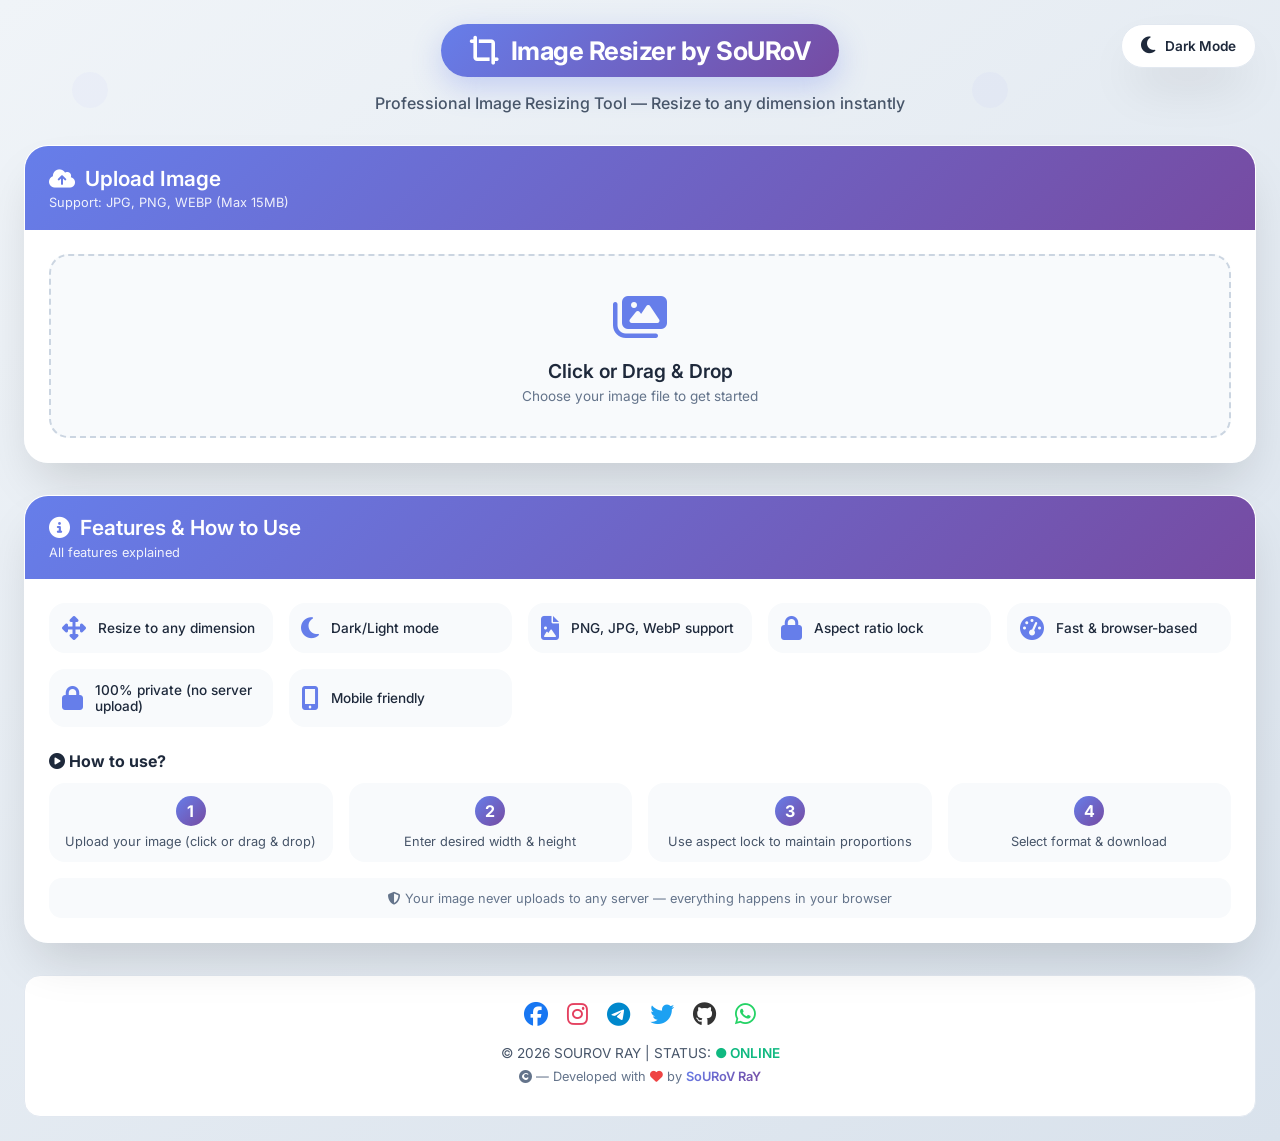
<file: index.html>
<!DOCTYPE html>
<html lang="en">
<head>
    <meta charset="UTF-8">
    <meta name="viewport" content="width=device-width, initial-scale=1.0, user-scalable=yes">
    <meta name="description" content="Free Image Resizer Tool - Resize images to any dimension instantly">
    <title>Image Resizer by SoURoV | Free Image Tool</title>
    <link rel="stylesheet" href="https://cdnjs.cloudflare.com/ajax/libs/font-awesome/6.5.0/css/all.min.css">
    <link rel="icon" type="image/png" href="https://i.ibb.co.com/qYrk1DLc/image-resizer-logo-removebg.png">
    <link href="https://fonts.googleapis.com/css2?family=Inter:ital,wght@0,300;0,400;0,500;0,600;0,700;0,800;1,400&display=swap" rel="stylesheet">
    <link rel="stylesheet" href="style.css">
</head>
<body>
    <div id="app-root"></div>
    <script src="app.js"></script>
</body>
</html>
</file>
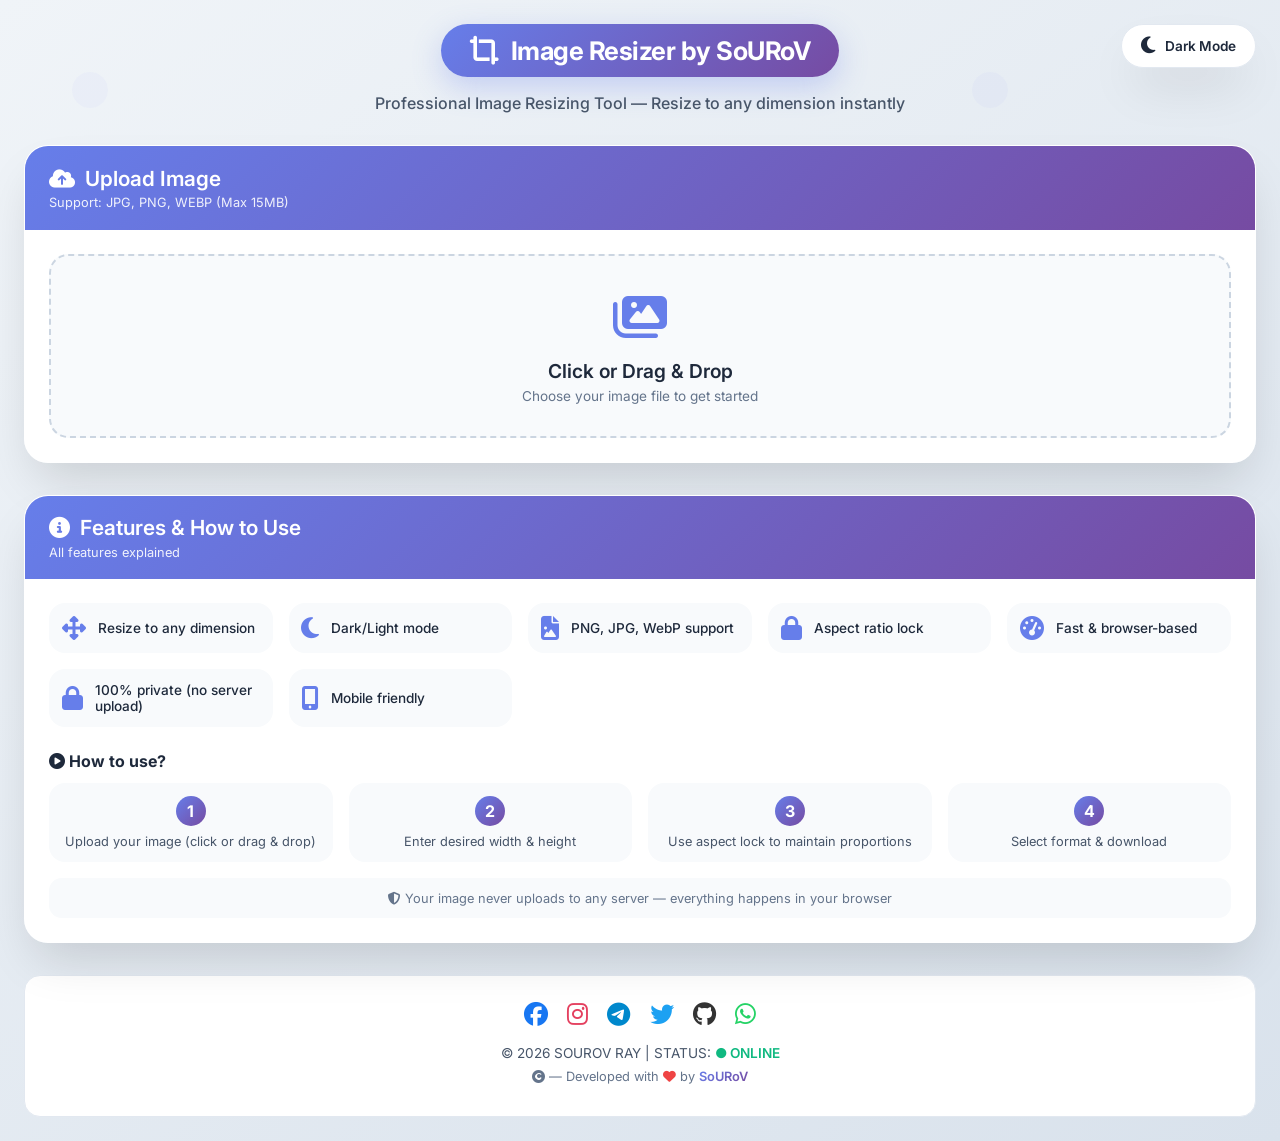
<file: image-resizer.html>
<!DOCTYPE html>
<html lang="en">
<head>
    <meta charset="UTF-8">
    <meta name="viewport" content="width=device-width, initial-scale=1.0, user-scalable=yes">
    <meta name="description" content="Free Image Resizer Tool - Resize images to any dimension instantly">
    <title>Image Resizer by SoURoV | Free Image Tool</title>
    <link rel="stylesheet" href="https://cdnjs.cloudflare.com/ajax/libs/font-awesome/6.5.0/css/all.min.css">
    <link rel="icon" type="image/png" href="https://i.ibb.co.com/qYrk1DLc/image-resizer-logo-removebg.png">
    <link href="https://fonts.googleapis.com/css2?family=Inter:ital,wght@0,300;0,400;0,500;0,600;0,700;0,800;1,400&display=swap" rel="stylesheet">
    <style>
        * {
            margin: 0;
            padding: 0;
            box-sizing: border-box;
        }

        :root {
            --bg-gradient-start: #f0f4f8;
            --bg-gradient-end: #d9e2ec;
            --card-bg: rgba(255, 255, 255, 0.98);
            --text-primary: #1e293b;
            --text-secondary: #475569;
            --text-muted: #64748b;
            --border-color: #e2e8f0;
            --upload-bg: #f8fafc;
            --upload-border: #cbd5e1;
            --chip-bg: #e2e8f0;
            --footer-text: #64748b;
            --card-shadow: 0 25px 50px -12px rgba(0, 0, 0, 0.15);
        }

        body.dark {
            --bg-gradient-start: #0f172a;
            --bg-gradient-end: #1e293b;
            --card-bg: rgba(30, 41, 59, 0.98);
            --text-primary: #f1f5f9;
            --text-secondary: #cbd5e1;
            --text-muted: #94a3b8;
            --border-color: #334155;
            --upload-bg: #1e293b;
            --upload-border: #475569;
            --chip-bg: #334155;
            --footer-text: #94a3b8;
            --card-shadow: 0 25px 50px -12px rgba(0, 0, 0, 0.5);
        }

        body {
            font-family: 'Inter', -apple-system, BlinkMacSystemFont, sans-serif;
            background: linear-gradient(145deg, var(--bg-gradient-start) 0%, var(--bg-gradient-end) 100%);
            min-height: 100vh;
            padding: 1.5rem;
            position: relative;
            transition: background 0.3s ease, color 0.3s ease;
        }

        body::before {
            content: '';
            position: fixed;
            top: 0;
            left: 0;
            right: 0;
            bottom: 0;
            background: url('data:image/svg+xml,<svg xmlns="http://www.w3.org/2000/svg" viewBox="0 0 100 100"><circle cx="10" cy="10" r="2" fill="rgba(100,100,255,0.05)"/><circle cx="90" cy="20" r="3" fill="rgba(100,100,255,0.05)"/><circle cx="50" cy="80" r="2" fill="rgba(100,100,255,0.05)"/></svg>') repeat;
            opacity: 0.5;
            pointer-events: none;
        }

        .container {
            max-width: 1400px;
            margin: 0 auto;
            position: relative;
            z-index: 1;
        }

        /* Header Section */
        .header {
            text-align: center;
            margin-bottom: 2rem;
        }

        .logo {
            display: inline-flex;
            align-items: center;
            gap: 12px;
            background: linear-gradient(135deg, #667eea 0%, #764ba2 100%);
            padding: 0.7rem 1.8rem;
            border-radius: 100px;
            margin-bottom: 1rem;
            box-shadow: 0 10px 30px rgba(102, 126, 234, 0.3);
        }

        .logo i {
            font-size: 1.8rem;
            color: white;
        }

        .logo h1 {
            font-size: 1.6rem;
            font-weight: 700;
            color: white;
            letter-spacing: -0.5px;
        }

        .header p {
            color: var(--text-secondary);
            font-size: 1rem;
            font-weight: 500;
        }

        /* Dark Mode Toggle */
        .dark-mode-toggle {
            position: fixed;
            top: 1.5rem;
            right: 1.5rem;
            background: var(--card-bg);
            border: 1px solid var(--border-color);
            border-radius: 50px;
            padding: 0.7rem 1.2rem;
            cursor: pointer;
            display: flex;
            align-items: center;
            gap: 10px;
            z-index: 100;
            transition: all 0.3s ease;
            box-shadow: var(--card-shadow);
        }

        .dark-mode-toggle:hover {
            transform: scale(1.05);
        }

        .dark-mode-toggle i {
            font-size: 1.2rem;
            color: var(--text-primary);
        }

        .dark-mode-toggle span {
            font-size: 0.85rem;
            font-weight: 600;
            color: var(--text-primary);
        }

        /* Main Grid */
        .main-grid {
            display: grid;
            grid-template-columns: repeat(auto-fit, minmax(380px, 1fr));
            gap: 1.8rem;
        }

        @media (max-width: 768px) {
            body {
                padding: 1rem;
            }
            .main-grid {
                grid-template-columns: 1fr;
                gap: 1.2rem;
            }
            .dark-mode-toggle {
                top: 1rem;
                right: 1rem;
                padding: 0.5rem 1rem;
            }
            .dark-mode-toggle span {
                display: none;
            }
        }

        /* Cards */
        .card {
            background: var(--card-bg);
            backdrop-filter: blur(10px);
            border-radius: 1.5rem;
            box-shadow: var(--card-shadow);
            overflow: hidden;
            transition: transform 0.3s ease, box-shadow 0.3s ease;
            border: 1px solid rgba(255, 255, 255, 0.1);
        }

        .card:hover {
            transform: translateY(-3px);
            box-shadow: 0 30px 50px -15px rgba(0, 0, 0, 0.2);
        }

        .card-header {
            background: linear-gradient(135deg, #667eea 0%, #764ba2 100%);
            padding: 1.2rem 1.5rem;
            color: white;
        }

        .card-header h2 {
            font-size: 1.3rem;
            font-weight: 600;
            display: flex;
            align-items: center;
            gap: 10px;
        }

        .card-header p {
            font-size: 0.8rem;
            opacity: 0.9;
            margin-top: 0.3rem;
        }

        .card-body {
            padding: 1.5rem;
        }

        /* Upload Area */
        .upload-area {
            border: 2px dashed var(--upload-border);
            border-radius: 1.2rem;
            padding: 2rem 1.5rem;
            text-align: center;
            cursor: pointer;
            transition: all 0.3s ease;
            background: var(--upload-bg);
        }

        .upload-area:hover {
            border-color: #667eea;
            background: rgba(102, 126, 234, 0.1);
            transform: scale(1.01);
        }

        .upload-icon {
            font-size: 3rem;
            color: #667eea;
            margin-bottom: 0.8rem;
        }

        .upload-area h3 {
            font-size: 1.2rem;
            font-weight: 600;
            color: var(--text-primary);
            margin-bottom: 0.3rem;
        }

        .upload-area p {
            color: var(--text-muted);
            font-size: 0.85rem;
        }

        #fileInput {
            display: none;
        }

        /* Preview Image */
        .preview-container {
            margin-top: 1.2rem;
            text-align: center;
            background: var(--upload-bg);
            border-radius: 1rem;
            padding: 0.8rem;
        }

        .preview-image {
            max-width: 100%;
            max-height: 250px;
            border-radius: 0.8rem;
            box-shadow: 0 10px 25px rgba(0, 0, 0, 0.1);
        }

        .info-chip {
            display: inline-flex;
            align-items: center;
            gap: 8px;
            background: var(--chip-bg);
            padding: 0.4rem 1rem;
            border-radius: 100px;
            font-size: 0.8rem;
            font-weight: 500;
            color: var(--text-secondary);
            margin-top: 0.6rem;
        }

        /* Input Groups */
        .input-group {
            margin-bottom: 1.2rem;
        }

        .input-group label {
            display: flex;
            align-items: center;
            gap: 8px;
            font-weight: 600;
            color: var(--text-primary);
            margin-bottom: 0.5rem;
            font-size: 0.85rem;
        }

        .input-group input, .input-group select {
            width: 100%;
            padding: 0.8rem;
            border: 2px solid var(--border-color);
            border-radius: 0.8rem;
            font-size: 0.95rem;
            font-weight: 500;
            transition: all 0.3s ease;
            font-family: 'Inter', monospace;
            background: var(--upload-bg);
            color: var(--text-primary);
        }

        .input-group input:focus, .input-group select:focus {
            outline: none;
            border-color: #667eea;
            box-shadow: 0 0 0 3px rgba(102, 126, 234, 0.1);
        }

        /* Aspect Ratio Lock Button */
        .aspect-ratio-group {
            display: flex;
            align-items: center;
            gap: 12px;
            margin-bottom: 1.2rem;
            flex-wrap: wrap;
        }

        .lock-btn {
            background: var(--upload-bg);
            border: 2px solid var(--border-color);
            border-radius: 0.8rem;
            padding: 0.8rem 1.2rem;
            cursor: pointer;
            display: flex;
            align-items: center;
            gap: 8px;
            font-weight: 600;
            font-size: 0.85rem;
            transition: all 0.3s ease;
            color: var(--text-primary);
        }

        .lock-btn:hover {
            transform: scale(1.02);
        }

        .lock-btn i {
            font-size: 1rem;
        }

        .lock-btn.locked {
            background: linear-gradient(135deg, #667eea 0%, #764ba2 100%);
            color: white;
            border-color: transparent;
        }

        .ratio-info {
            font-size: 0.75rem;
            color: var(--text-muted);
            padding: 0.5rem;
            background: var(--chip-bg);
            border-radius: 0.5rem;
            flex: 1;
            text-align: center;
        }

        /* Buttons */
        .btn {
            width: 100%;
            padding: 0.9rem;
            border: none;
            border-radius: 0.8rem;
            font-size: 0.95rem;
            font-weight: 600;
            cursor: pointer;
            transition: all 0.3s ease;
            display: flex;
            align-items: center;
            justify-content: center;
            gap: 10px;
            margin-bottom: 0.8rem;
        }

        .btn-primary {
            background: linear-gradient(135deg, #667eea 0%, #764ba2 100%);
            color: white;
            box-shadow: 0 4px 15px rgba(102, 126, 234, 0.3);
        }

        .btn-primary:hover {
            transform: translateY(-2px);
            box-shadow: 0 8px 25px rgba(102, 126, 234, 0.4);
        }

        .btn-success {
            background: linear-gradient(135deg, #10b981 0%, #059669 100%);
            color: white;
            box-shadow: 0 4px 15px rgba(16, 185, 129, 0.3);
        }

        .btn-success:hover {
            transform: translateY(-2px);
            box-shadow: 0 8px 25px rgba(16, 185, 129, 0.4);
        }

        /* Result Preview */
        .result-card {
            background: var(--upload-bg);
            border-radius: 1.2rem;
            padding: 1.2rem;
            margin-top: 1rem;
            text-align: center;
        }

        .result-card h3 {
            font-size: 1.1rem;
            font-weight: 600;
            color: var(--text-primary);
            margin-bottom: 0.8rem;
            display: flex;
            align-items: center;
            justify-content: center;
            gap: 10px;
        }

        .result-canvas {
            max-width: 100%;
            max-height: 220px;
            border-radius: 0.8rem;
            box-shadow: 0 10px 25px rgba(0, 0, 0, 0.1);
            background: var(--upload-bg);
        }

        .dimension-badge {
            display: inline-flex;
            align-items: center;
            gap: 8px;
            background: #667eea;
            color: white;
            padding: 0.4rem 1rem;
            border-radius: 100px;
            font-size: 0.8rem;
            font-weight: 600;
            margin-top: 0.8rem;
        }

        /* Tool Description Section */
        .description-section {
            margin-top: 2rem;
        }

        .feature-grid {
            display: grid;
            grid-template-columns: repeat(auto-fit, minmax(200px, 1fr));
            gap: 1rem;
            margin-bottom: 1.5rem;
        }

        .feature-item {
            display: flex;
            align-items: center;
            gap: 12px;
            padding: 0.8rem;
            background: var(--upload-bg);
            border-radius: 1rem;
            transition: all 0.3s ease;
        }

        .feature-item i {
            font-size: 1.5rem;
            color: #667eea;
        }

        .feature-item span {
            font-size: 0.85rem;
            font-weight: 500;
            color: var(--text-primary);
        }

        .howto-steps {
            display: flex;
            flex-wrap: wrap;
            gap: 1rem;
            justify-content: center;
        }

        .step {
            flex: 1;
            min-width: 150px;
            text-align: center;
            padding: 0.8rem;
            background: var(--upload-bg);
            border-radius: 1rem;
        }

        .step .step-number {
            width: 30px;
            height: 30px;
            background: linear-gradient(135deg, #667eea 0%, #764ba2 100%);
            color: white;
            border-radius: 50%;
            display: inline-flex;
            align-items: center;
            justify-content: center;
            font-weight: bold;
            margin-bottom: 0.5rem;
        }

        .step p {
            font-size: 0.8rem;
            color: var(--text-secondary);
        }

        /* Toast Message */
        .toast {
            position: fixed;
            bottom: 1.5rem;
            right: 1.5rem;
            background: #1e293b;
            color: white;
            padding: 0.8rem 1.2rem;
            border-radius: 0.8rem;
            display: flex;
            align-items: center;
            gap: 10px;
            box-shadow: 0 10px 30px rgba(0, 0, 0, 0.2);
            transform: translateX(400px);
            transition: transform 0.3s ease;
            z-index: 1000;
            font-weight: 500;
            font-size: 0.85rem;
        }

        .toast.show {
            transform: translateX(0);
        }

        .toast.success {
            background: #10b981;
        }

        .toast.error {
            background: #ef4444;
        }

        /* Footer Styles */
        .custom-footer {
            text-align: center;
            margin-top: 2rem;
            padding: 1.5rem;
            background: var(--card-bg);
            border-radius: 1rem;
            transition: all 0.3s ease;
            border: 1px solid var(--border-color);
        }

        .footer-social {
            display: flex;
            justify-content: center;
            gap: 1.2rem;
            margin-bottom: 1rem;
            flex-wrap: wrap;
        }

        .footer-social a {
            font-size: 1.5rem;
            transition: all 0.3s ease;
            display: inline-block;
        }

        .footer-social a:hover {
            transform: translateY(-3px) scale(1.1);
            filter: drop-shadow(0 4px 8px rgba(0,0,0,0.2));
        }

        .footer-text {
            margin: 0.5rem 0;
            font-size: 0.85rem;
            color: var(--text-secondary);
        }

        .footer-copyright {
            margin: 0.5rem 0;
            font-size: 0.8rem;
            color: var(--text-muted);
        }

        .status-online {
            color: #10b981;
            font-weight: 600;
        }

        .heart-icon {
            color: #ef4444;
        }

        .brand-gradient {
            background: linear-gradient(135deg, #667eea, #764ba2);
            -webkit-background-clip: text;
            background-clip: text;
            color: transparent;
            font-weight: 600;
        }

        @media (max-width: 480px) {
            .card-body {
                padding: 1rem;
            }
            .feature-grid {
                grid-template-columns: 1fr;
            }
            .step {
                min-width: 100%;
            }
            .aspect-ratio-group {
                flex-direction: column;
                align-items: stretch;
            }
            .footer-social {
                gap: 0.8rem;
            }
            .footer-social a {
                font-size: 1.2rem;
            }
        }
    </style>
</head>
<body>
    <!-- Dark Mode Toggle -->
    <div class="dark-mode-toggle" id="darkModeToggle">
        <i class="fas fa-moon"></i>
        <span>Dark Mode</span>
    </div>

    <div class="container">
        <div class="header">
            <div class="logo">
                <i class="fas fa-crop-alt"></i>
                <h1>Image Resizer by SoURoV</h1>
            </div>
            <p>Professional Image Resizing Tool — Resize to any dimension instantly</p>
        </div>

        <div class="main-grid">
            <!-- Upload Section -->
            <div class="card">
                <div class="card-header">
                    <h2><i class="fas fa-cloud-upload-alt"></i> Upload Image</h2>
                    <p>Support: JPG, PNG, WEBP (Max 15MB)</p>
                </div>
                <div class="card-body">
                    <div class="upload-area" id="uploadArea">
                        <div class="upload-icon">
                            <i class="fas fa-images"></i>
                        </div>
                        <h3>Click or Drag & Drop</h3>
                        <p>Choose your image file to get started</p>
                        <input type="file" id="fileInput" accept="image/jpeg, image/png, image/webp, image/jpg">
                    </div>
                    <div id="previewContainer" style="display: none;">
                        <div class="preview-container">
                            <img id="originalImage" class="preview-image" alt="Original">
                            <div class="info-chip">
                                <i class="fas fa-info-circle"></i>
                                <span id="originalDimensions">0 × 0 px</span>
                            </div>
                        </div>
                    </div>
                </div>
            </div>

            <!-- Controls Section -->
            <div class="card" id="controlsCard" style="display: none;">
                <div class="card-header">
                    <h2><i class="fas fa-sliders-h"></i> Resize Settings</h2>
                    <p>Enter your custom dimensions</p>
                </div>
                <div class="card-body">
                    <div class="aspect-ratio-group">
                        <button class="lock-btn locked" id="aspectLockBtn">
                            <i class="fas fa-lock"></i>
                            <span>Aspect Locked</span>
                        </button>
                        <div class="ratio-info" id="ratioInfo">
                            <i class="fas fa-chart-line"></i> Original: <span id="aspectRatioValue">--:--</span>
                        </div>
                    </div>
                    <div class="input-group">
                        <label><i class="fas fa-arrows-alt-h"></i> Width (pixels)</label>
                        <input type="number" id="widthInput" placeholder="Enter width" value="800" min="10">
                    </div>
                    <div class="input-group">
                        <label><i class="fas fa-arrows-alt-v"></i> Height (pixels)</label>
                        <input type="number" id="heightInput" placeholder="Enter height" value="600" min="10">
                    </div>
                    <div class="input-group">
                        <label><i class="fas fa-file-image"></i> Download Format</label>
                        <select id="formatSelect">
                            <option value="image/png">PNG (Transparent support)</option>
                            <option value="image/jpeg">JPEG (Smaller size)</option>
                            <option value="image/webp">WebP (Modern & lightweight)</option>
                        </select>
                    </div>
                    <button class="btn btn-primary" id="resizeBtn">
                        <i class="fas fa-sync-alt"></i> Apply Resize
                    </button>
                    <button class="btn btn-success" id="downloadBtn">
                        <i class="fas fa-download"></i> Download Image
                    </button>
                </div>
            </div>
        </div>

        <!-- Result Section -->
        <div id="resultSection" style="display: none;">
            <div class="card">
                <div class="card-header">
                    <h2><i class="fas fa-magic"></i> Preview Result</h2>
                    <p>Your resized image is ready</p>
                </div>
                <div class="card-body">
                    <div class="result-card">
                        <h3><i class="fas fa-eye"></i> Resized Preview</h3>
                        <canvas id="resizedCanvas" class="result-canvas"></canvas>
                        <div class="dimension-badge">
                            <i class="fas fa-expand-alt"></i>
                            <span id="resizedDimensions">0 × 0 px</span>
                        </div>
                    </div>
                </div>
            </div>
        </div>

        <!-- Tool Description Section -->
        <div class="description-section">
            <div class="card">
                <div class="card-header">
                    <h2><i class="fas fa-info-circle"></i> Features & How to Use</h2>
                    <p>All features explained</p>
                </div>
                <div class="card-body">
                    <div class="feature-grid">
                        <div class="feature-item">
                            <i class="fas fa-arrows-alt"></i>
                            <span>Resize to any dimension</span>
                        </div>
                        <div class="feature-item">
                            <i class="fas fa-moon"></i>
                            <span>Dark/Light mode</span>
                        </div>
                        <div class="feature-item">
                            <i class="fas fa-file-image"></i>
                            <span>PNG, JPG, WebP support</span>
                        </div>
                        <div class="feature-item">
                            <i class="fas fa-lock"></i>
                            <span>Aspect ratio lock</span>
                        </div>
                        <div class="feature-item">
                            <i class="fas fa-tachometer-alt"></i>
                            <span>Fast & browser-based</span>
                        </div>
                        <div class="feature-item">
                            <i class="fas fa-lock"></i>
                            <span>100% private (no server upload)</span>
                        </div>
                        <div class="feature-item">
                            <i class="fas fa-mobile-alt"></i>
                            <span>Mobile friendly</span>
                        </div>
                    </div>
                    
                    <h3 style="margin: 1rem 0 0.8rem 0; color: var(--text-primary); font-size: 1rem;"><i class="fas fa-play-circle"></i> How to use?</h3>
                    <div class="howto-steps">
                        <div class="step">
                            <div class="step-number">1</div>
                            <p>Upload your image (click or drag & drop)</p>
                        </div>
                        <div class="step">
                            <div class="step-number">2</div>
                            <p>Enter desired width & height</p>
                        </div>
                        <div class="step">
                            <div class="step-number">3</div>
                            <p>Use aspect lock to maintain proportions</p>
                        </div>
                        <div class="step">
                            <div class="step-number">4</div>
                            <p>Select format & download</p>
                        </div>
                    </div>
                    
                    <div style="margin-top: 1rem; padding: 0.8rem; background: var(--upload-bg); border-radius: 0.8rem; text-align: center;">
                        <p style="font-size: 0.8rem; color: var(--text-muted);">
                            <i class="fas fa-shield-alt"></i> Your image never uploads to any server — everything happens in your browser
                        </p>
                    </div>
                </div>
            </div>
        </div>

        <!-- Footer -->
        <div class="custom-footer">
            <div class="footer-social">
                <a href="https://facebook.com/sourovxray" target="_blank" rel="noopener noreferrer" style="color: #1877f2;">
                    <i class="fab fa-facebook"></i>
                </a>
                <a href="https://instagram.com/sourovxray" target="_blank" rel="noopener noreferrer" style="color: #e4405f;">
                    <i class="fab fa-instagram"></i>
                </a>
                <a href="https://t.me/sourovxray" target="_blank" rel="noopener noreferrer" style="color: #0088cc;">
                    <i class="fab fa-telegram"></i>
                </a>
                <a href="https://twitter.com/sourovxray" target="_blank" rel="noopener noreferrer" style="color: #1da1f2;">
                    <i class="fab fa-twitter"></i>
                </a>
                <a href="https://github.com/sourovff" target="_blank" rel="noopener noreferrer" class="github-icon" style="color: #333;">
                    <i class="fab fa-github"></i>
                </a>
                <a href="https://wa.me/8801789538134" target="_blank" rel="noopener noreferrer" style="color: #25d366;">
                    <i class="fab fa-whatsapp"></i>
                </a>
            </div>
            
            <p class="footer-text">
                © <span id="currentYear"></span> SOUROV RAY | STATUS: <span class="status-online">● ONLINE</span>
            </p>
            
            <p class="footer-copyright">
                <i class="fas fa-copyright"></i> — Developed with 
                <i class="fas fa-heart heart-icon"></i> by 
                <strong class="brand-gradient">SoURoV</strong>
            </p>
        </div>
    </div>

    <!-- Toast Notification -->
    <div id="toast" class="toast">
        <i class="fas fa-check-circle"></i>
        <span id="toastMessage">Success!</span>
    </div>

    <script>
        // DOM Elements
        const uploadArea = document.getElementById('uploadArea');
        const fileInput = document.getElementById('fileInput');
        const previewContainer = document.getElementById('previewContainer');
        const originalImage = document.getElementById('originalImage');
        const originalDimensions = document.getElementById('originalDimensions');
        const controlsCard = document.getElementById('controlsCard');
        const widthInput = document.getElementById('widthInput');
        const heightInput = document.getElementById('heightInput');
        const resizeBtn = document.getElementById('resizeBtn');
        const downloadBtn = document.getElementById('downloadBtn');
        const resultSection = document.getElementById('resultSection');
        const resizedCanvas = document.getElementById('resizedCanvas');
        const resizedDimensions = document.getElementById('resizedDimensions');
        const formatSelect = document.getElementById('formatSelect');
        const toast = document.getElementById('toast');
        const toastMessage = document.getElementById('toastMessage');
        const darkModeToggle = document.getElementById('darkModeToggle');
        const aspectLockBtn = document.getElementById('aspectLockBtn');
        const aspectRatioValue = document.getElementById('aspectRatioValue');

        // State
        let originalImageFile = null;
        let originalImgObj = new Image();
        let originalWidth = 0;
        let originalHeight = 0;
        let currentResizedBlob = null;
        let currentResizedWidth = 0;
        let currentResizedHeight = 0;
        let isAspectLocked = true;
        let isUpdating = false;

        // Set current year in footer
        document.getElementById('currentYear').textContent = new Date().getFullYear();

        // Dark Mode Functionality
        function initDarkMode() {
            const savedMode = localStorage.getItem('proresizer-darkmode');
            if (savedMode === 'enabled') {
                document.body.classList.add('dark');
                darkModeToggle.innerHTML = '<i class="fas fa-sun"></i><span>Light Mode</span>';
                updateGithubIconColor(true);
            }
        }

        function updateGithubIconColor(isDark) {
            const githubLink = document.querySelector('.github-icon');
            if (githubLink) {
                githubLink.style.color = isDark ? '#fff' : '#333';
            }
        }

        darkModeToggle.addEventListener('click', () => {
            document.body.classList.toggle('dark');
            const isDark = document.body.classList.contains('dark');
            localStorage.setItem('proresizer-darkmode', isDark ? 'enabled' : 'disabled');
            darkModeToggle.innerHTML = isDark ? '<i class="fas fa-sun"></i><span>Light Mode</span>' : '<i class="fas fa-moon"></i><span>Dark Mode</span>';
            updateGithubIconColor(isDark);
            showToast(isDark ? 'Dark mode activated' : 'Light mode activated', 'success');
        });

        // Show toast notification
        function showToast(message, type = 'success') {
            toastMessage.textContent = message;
            toast.className = `toast ${type}`;
            toast.classList.add('show');
            setTimeout(() => {
                toast.classList.remove('show');
            }, 3000);
        }

        // Update aspect ratio display
        function updateAspectRatioDisplay() {
            if (originalWidth && originalHeight) {
                const gcd = (a, b) => b === 0 ? a : gcd(b, a % b);
                const divisor = gcd(originalWidth, originalHeight);
                const ratioW = originalWidth / divisor;
                const ratioH = originalHeight / divisor;
                aspectRatioValue.textContent = `${ratioW}:${ratioH}`;
            }
        }

        // Calculate height based on width maintaining aspect ratio
        function calculateHeightFromWidth(width) {
            return Math.round((originalHeight / originalWidth) * width);
        }

        // Calculate width based on height maintaining aspect ratio
        function calculateWidthFromHeight(height) {
            return Math.round((originalWidth / originalHeight) * height);
        }

        // Handle width change with aspect lock
        function onWidthChange() {
            if (isUpdating) return;
            
            let newWidth = parseInt(widthInput.value);
            if (isNaN(newWidth) || newWidth < 10) return;
            
            if (isAspectLocked && originalWidth && originalHeight) {
                isUpdating = true;
                const newHeight = calculateHeightFromWidth(newWidth);
                heightInput.value = newHeight;
                isUpdating = false;
            }
            
            performResize();
        }

        // Handle height change with aspect lock
        function onHeightChange() {
            if (isUpdating) return;
            
            let newHeight = parseInt(heightInput.value);
            if (isNaN(newHeight) || newHeight < 10) return;
            
            if (isAspectLocked && originalWidth && originalHeight) {
                isUpdating = true;
                const newWidth = calculateWidthFromHeight(newHeight);
                widthInput.value = newWidth;
                isUpdating = false;
            }
            
            performResize();
        }

        // Toggle aspect lock
        function toggleAspectLock() {
            isAspectLocked = !isAspectLocked;
            
            if (isAspectLocked) {
                aspectLockBtn.classList.add('locked');
                aspectLockBtn.innerHTML = '<i class="fas fa-lock"></i><span>Aspect Locked</span>';
                showToast('Aspect ratio locked - proportions will be maintained', 'success');
                
                if (originalWidth && originalHeight) {
                    const currentWidth = parseInt(widthInput.value);
                    if (currentWidth && !isNaN(currentWidth)) {
                        const newHeight = calculateHeightFromWidth(currentWidth);
                        heightInput.value = newHeight;
                        performResize();
                    }
                }
            } else {
                aspectLockBtn.classList.remove('locked');
                aspectLockBtn.innerHTML = '<i class="fas fa-unlock"></i><span>Aspect Unlocked</span>';
                showToast('Aspect ratio unlocked - you can stretch the image', 'info');
            }
        }

        // Load image
        function loadImage(file) {
            if (!file) return;

            const allowed = ['image/jpeg', 'image/png', 'image/webp', 'image/jpg'];
            if (!allowed.includes(file.type)) {
                showToast('Only JPG, PNG, WebP formats are supported', 'error');
                return;
            }

            if (file.size > 15 * 1024 * 1024) {
                showToast('File size must be less than 15MB', 'error');
                return;
            }

            originalImageFile = file;
            const reader = new FileReader();

            reader.onload = function(e) {
                originalImage.src = e.target.result;
                originalImgObj.src = e.target.result;
                
                originalImgObj.onload = function() {
                    originalWidth = originalImgObj.width;
                    originalHeight = originalImgObj.height;
                    originalDimensions.textContent = `${originalWidth} × ${originalHeight} px`;
                    updateAspectRatioDisplay();
                    previewContainer.style.display = 'block';
                    controlsCard.style.display = 'block';
                    
                    widthInput.value = originalWidth;
                    heightInput.value = originalHeight;
                    
                    performResize();
                    
                    showToast('Image loaded successfully!', 'success');
                };
            };
            reader.readAsDataURL(file);
        }

        // Perform resize
        function performResize() {
            if (!originalImageFile) {
                showToast('Please upload an image first', 'error');
                return;
            }

            let targetWidth = parseInt(widthInput.value);
            let targetHeight = parseInt(heightInput.value);

            if (isNaN(targetWidth) || targetWidth < 10) {
                showToast('Width must be at least 10 pixels', 'error');
                return;
            }
            if (isNaN(targetHeight) || targetHeight < 10) {
                showToast('Height must be at least 10 pixels', 'error');
                return;
            }

            if (isAspectLocked && originalWidth && originalHeight) {
                const expectedHeight = calculateHeightFromWidth(targetWidth);
                if (Math.abs(targetHeight - expectedHeight) > 1) {
                    targetHeight = expectedHeight;
                    heightInput.value = targetHeight;
                }
            }

            const ctx = resizedCanvas.getContext('2d');
            resizedCanvas.width = targetWidth;
            resizedCanvas.height = targetHeight;
            ctx.drawImage(originalImgObj, 0, 0, targetWidth, targetHeight);
            
            currentResizedWidth = targetWidth;
            currentResizedHeight = targetHeight;
            resizedDimensions.textContent = `${targetWidth} × ${targetHeight} px`;
            resultSection.style.display = 'block';
            
            const selectedFormat = formatSelect.value;
            resizedCanvas.toBlob(function(blob) {
                if (blob) {
                    currentResizedBlob = blob;
                    showToast(`Resized to ${targetWidth}×${targetHeight}px`, 'success');
                } else {
                    showToast('Failed to resize image', 'error');
                }
            }, selectedFormat, 0.92);
        }

        // Download image
        function downloadImage() {
            if (!currentResizedBlob) {
                showToast('Please resize the image first', 'error');
                return;
            }

            try {
                const url = URL.createObjectURL(currentResizedBlob);
                const link = document.createElement('a');
                link.href = url;
                
                const selectedFormat = formatSelect.value;
                let extension = 'png';
                if (selectedFormat === 'image/jpeg') extension = 'jpg';
                else if (selectedFormat === 'image/webp') extension = 'webp';
                
                let fileName = `resized_${currentResizedWidth}x${currentResizedHeight}.${extension}`;
                if (originalImageFile && originalImageFile.name) {
                    const name = originalImageFile.name.replace(/\.[^/.]+$/, '');
                    fileName = `${name}_${currentResizedWidth}x${currentResizedHeight}.${extension}`;
                }
                
                link.download = fileName;
                document.body.appendChild(link);
                link.click();
                document.body.removeChild(link);
                URL.revokeObjectURL(url);
                
                showToast(`Downloaded: ${fileName}`, 'success');
            } catch (error) {
                showToast('Download failed, please try again', 'error');
            }
        }

        // Event listeners
        uploadArea.addEventListener('click', () => fileInput.click());
        fileInput.addEventListener('change', (e) => {
            if (e.target.files && e.target.files[0]) {
                loadImage(e.target.files[0]);
            }
        });

        uploadArea.addEventListener('dragover', (e) => {
            e.preventDefault();
            uploadArea.style.borderColor = '#667eea';
            uploadArea.style.background = 'rgba(102, 126, 234, 0.1)';
        });
        
        uploadArea.addEventListener('dragleave', (e) => {
            e.preventDefault();
            uploadArea.style.borderColor = 'var(--upload-border)';
            uploadArea.style.background = 'var(--upload-bg)';
        });
        
        uploadArea.addEventListener('drop', (e) => {
            e.preventDefault();
            uploadArea.style.borderColor = 'var(--upload-border)';
            uploadArea.style.background = 'var(--upload-bg)';
            if (e.dataTransfer.files && e.dataTransfer.files[0]) {
                loadImage(e.dataTransfer.files[0]);
            }
        });

        resizeBtn.addEventListener('click', () => performResize());
        downloadBtn.addEventListener('click', () => downloadImage());
        formatSelect.addEventListener('change', () => {
            if (originalImageFile) performResize();
        });
        
        aspectLockBtn.addEventListener('click', toggleAspectLock);
        
        widthInput.addEventListener('input', onWidthChange);
        heightInput.addEventListener('input', onHeightChange);

        // Initialize
        initDarkMode();
        updateGithubIconColor(document.body.classList.contains('dark'));
    </script>
</body>
</html>
</file>
<file: style.css>
* {
    margin: 0;
    padding: 0;
    box-sizing: border-box;
}

:root {
    --bg-gradient-start: #f0f4f8;
    --bg-gradient-end: #d9e2ec;
    --card-bg: rgba(255, 255, 255, 0.98);
    --text-primary: #1e293b;
    --text-secondary: #475569;
    --text-muted: #64748b;
    --border-color: #e2e8f0;
    --upload-bg: #f8fafc;
    --upload-border: #cbd5e1;
    --chip-bg: #e2e8f0;
    --footer-text: #64748b;
    --card-shadow: 0 25px 50px -12px rgba(0, 0, 0, 0.15);
}

body.dark {
    --bg-gradient-start: #0f172a;
    --bg-gradient-end: #1e293b;
    --card-bg: rgba(30, 41, 59, 0.98);
    --text-primary: #f1f5f9;
    --text-secondary: #cbd5e1;
    --text-muted: #94a3b8;
    --border-color: #334155;
    --upload-bg: #1e293b;
    --upload-border: #475569;
    --chip-bg: #334155;
    --footer-text: #94a3b8;
    --card-shadow: 0 25px 50px -12px rgba(0, 0, 0, 0.5);
}

body {
    font-family: 'Inter', -apple-system, BlinkMacSystemFont, sans-serif;
    background: linear-gradient(145deg, var(--bg-gradient-start) 0%, var(--bg-gradient-end) 100%);
    min-height: 100vh;
    padding: 1.5rem;
    position: relative;
    transition: background 0.3s ease, color 0.3s ease;
}

body::before {
    content: '';
    position: fixed;
    top: 0;
    left: 0;
    right: 0;
    bottom: 0;
    background: url('data:image/svg+xml,<svg xmlns="http://www.w3.org/2000/svg" viewBox="0 0 100 100"><circle cx="10" cy="10" r="2" fill="rgba(100,100,255,0.05)"/><circle cx="90" cy="20" r="3" fill="rgba(100,100,255,0.05)"/><circle cx="50" cy="80" r="2" fill="rgba(100,100,255,0.05)"/></svg>') repeat;
    opacity: 0.5;
    pointer-events: none;
}

.container {
    max-width: 1400px;
    margin: 0 auto;
    position: relative;
    z-index: 1;
}

/* Header Section */
.header {
    text-align: center;
    margin-bottom: 2rem;
}

.logo {
    display: inline-flex;
    align-items: center;
    gap: 12px;
    background: linear-gradient(135deg, #667eea 0%, #764ba2 100%);
    padding: 0.7rem 1.8rem;
    border-radius: 100px;
    margin-bottom: 1rem;
    box-shadow: 0 10px 30px rgba(102, 126, 234, 0.3);
}

.logo i {
    font-size: 1.8rem;
    color: white;
}

.logo h1 {
    font-size: 1.6rem;
    font-weight: 700;
    color: white;
    letter-spacing: -0.5px;
}

.header p {
    color: var(--text-secondary);
    font-size: 1rem;
    font-weight: 500;
}

/* Dark Mode Toggle */
.dark-mode-toggle {
    position: fixed;
    top: 1.5rem;
    right: 1.5rem;
    background: var(--card-bg);
    border: 1px solid var(--border-color);
    border-radius: 50px;
    padding: 0.7rem 1.2rem;
    cursor: pointer;
    display: flex;
    align-items: center;
    gap: 10px;
    z-index: 100;
    transition: all 0.3s ease;
    box-shadow: var(--card-shadow);
}

.dark-mode-toggle:hover {
    transform: scale(1.05);
}

.dark-mode-toggle i {
    font-size: 1.2rem;
    color: var(--text-primary);
}

.dark-mode-toggle span {
    font-size: 0.85rem;
    font-weight: 600;
    color: var(--text-primary);
}

/* Main Grid */
.main-grid {
    display: grid;
    grid-template-columns: repeat(auto-fit, minmax(380px, 1fr));
    gap: 1.8rem;
}

@media (max-width: 768px) {
    body {
        padding: 1rem;
    }
    .main-grid {
        grid-template-columns: 1fr;
        gap: 1.2rem;
    }
    .dark-mode-toggle {
        top: 1rem;
        right: 1rem;
        padding: 0.5rem 1rem;
    }
    .dark-mode-toggle span {
        display: none;
    }
}

/* Cards */
.card {
    background: var(--card-bg);
    backdrop-filter: blur(10px);
    border-radius: 1.5rem;
    box-shadow: var(--card-shadow);
    overflow: hidden;
    transition: transform 0.3s ease, box-shadow 0.3s ease;
    border: 1px solid rgba(255, 255, 255, 0.1);
}

.card:hover {
    transform: translateY(-3px);
    box-shadow: 0 30px 50px -15px rgba(0, 0, 0, 0.2);
}

.card-header {
    background: linear-gradient(135deg, #667eea 0%, #764ba2 100%);
    padding: 1.2rem 1.5rem;
    color: white;
}

.card-header h2 {
    font-size: 1.3rem;
    font-weight: 600;
    display: flex;
    align-items: center;
    gap: 10px;
}

.card-header p {
    font-size: 0.8rem;
    opacity: 0.9;
    margin-top: 0.3rem;
}

.card-body {
    padding: 1.5rem;
}

/* Upload Area */
.upload-area {
    border: 2px dashed var(--upload-border);
    border-radius: 1.2rem;
    padding: 2rem 1.5rem;
    text-align: center;
    cursor: pointer;
    transition: all 0.3s ease;
    background: var(--upload-bg);
}

.upload-area:hover {
    border-color: #667eea;
    background: rgba(102, 126, 234, 0.1);
    transform: scale(1.01);
}

.upload-icon {
    font-size: 3rem;
    color: #667eea;
    margin-bottom: 0.8rem;
}

.upload-area h3 {
    font-size: 1.2rem;
    font-weight: 600;
    color: var(--text-primary);
    margin-bottom: 0.3rem;
}

.upload-area p {
    color: var(--text-muted);
    font-size: 0.85rem;
}

#fileInput {
    display: none;
}

/* Preview Image */
.preview-container {
    margin-top: 1.2rem;
    text-align: center;
    background: var(--upload-bg);
    border-radius: 1rem;
    padding: 0.8rem;
}

.preview-image {
    max-width: 100%;
    max-height: 250px;
    border-radius: 0.8rem;
    box-shadow: 0 10px 25px rgba(0, 0, 0, 0.1);
}

.info-chip {
    display: inline-flex;
    align-items: center;
    gap: 8px;
    background: var(--chip-bg);
    padding: 0.4rem 1rem;
    border-radius: 100px;
    font-size: 0.8rem;
    font-weight: 500;
    color: var(--text-secondary);
    margin-top: 0.6rem;
}

/* Input Groups */
.input-group {
    margin-bottom: 1.2rem;
}

.input-group label {
    display: flex;
    align-items: center;
    gap: 8px;
    font-weight: 600;
    color: var(--text-primary);
    margin-bottom: 0.5rem;
    font-size: 0.85rem;
}

.input-group input, .input-group select {
    width: 100%;
    padding: 0.8rem;
    border: 2px solid var(--border-color);
    border-radius: 0.8rem;
    font-size: 0.95rem;
    font-weight: 500;
    transition: all 0.3s ease;
    font-family: 'Inter', monospace;
    background: var(--upload-bg);
    color: var(--text-primary);
}

.input-group input:focus, .input-group select:focus {
    outline: none;
    border-color: #667eea;
    box-shadow: 0 0 0 3px rgba(102, 126, 234, 0.1);
}

/* Aspect Ratio Lock Button */
.aspect-ratio-group {
    display: flex;
    align-items: center;
    gap: 12px;
    margin-bottom: 1.2rem;
    flex-wrap: wrap;
}

.lock-btn {
    background: var(--upload-bg);
    border: 2px solid var(--border-color);
    border-radius: 0.8rem;
    padding: 0.8rem 1.2rem;
    cursor: pointer;
    display: flex;
    align-items: center;
    gap: 8px;
    font-weight: 600;
    font-size: 0.85rem;
    transition: all 0.3s ease;
    color: var(--text-primary);
}

.lock-btn:hover {
    transform: scale(1.02);
}

.lock-btn i {
    font-size: 1rem;
}

.lock-btn.locked {
    background: linear-gradient(135deg, #667eea 0%, #764ba2 100%);
    color: white;
    border-color: transparent;
}

.ratio-info {
    font-size: 0.75rem;
    color: var(--text-muted);
    padding: 0.5rem;
    background: var(--chip-bg);
    border-radius: 0.5rem;
    flex: 1;
    text-align: center;
}

/* Buttons */
.btn {
    width: 100%;
    padding: 0.9rem;
    border: none;
    border-radius: 0.8rem;
    font-size: 0.95rem;
    font-weight: 600;
    cursor: pointer;
    transition: all 0.3s ease;
    display: flex;
    align-items: center;
    justify-content: center;
    gap: 10px;
    margin-bottom: 0.8rem;
}

.btn-primary {
    background: linear-gradient(135deg, #667eea 0%, #764ba2 100%);
    color: white;
    box-shadow: 0 4px 15px rgba(102, 126, 234, 0.3);
}

.btn-primary:hover {
    transform: translateY(-2px);
    box-shadow: 0 8px 25px rgba(102, 126, 234, 0.4);
}

.btn-success {
    background: linear-gradient(135deg, #10b981 0%, #059669 100%);
    color: white;
    box-shadow: 0 4px 15px rgba(16, 185, 129, 0.3);
}

.btn-success:hover {
    transform: translateY(-2px);
    box-shadow: 0 8px 25px rgba(16, 185, 129, 0.4);
}

/* Result Preview */
.result-card {
    background: var(--upload-bg);
    border-radius: 1.2rem;
    padding: 1.2rem;
    margin-top: 1rem;
    text-align: center;
}

.result-card h3 {
    font-size: 1.1rem;
    font-weight: 600;
    color: var(--text-primary);
    margin-bottom: 0.8rem;
    display: flex;
    align-items: center;
    justify-content: center;
    gap: 10px;
}

.result-canvas {
    max-width: 100%;
    max-height: 220px;
    border-radius: 0.8rem;
    box-shadow: 0 10px 25px rgba(0, 0, 0, 0.1);
    background: var(--upload-bg);
}

.dimension-badge {
    display: inline-flex;
    align-items: center;
    gap: 8px;
    background: #667eea;
    color: white;
    padding: 0.4rem 1rem;
    border-radius: 100px;
    font-size: 0.8rem;
    font-weight: 600;
    margin-top: 0.8rem;
}

/* Tool Description Section */
.description-section {
    margin-top: 2rem;
}

.feature-grid {
    display: grid;
    grid-template-columns: repeat(auto-fit, minmax(200px, 1fr));
    gap: 1rem;
    margin-bottom: 1.5rem;
}

.feature-item {
    display: flex;
    align-items: center;
    gap: 12px;
    padding: 0.8rem;
    background: var(--upload-bg);
    border-radius: 1rem;
    transition: all 0.3s ease;
}

.feature-item i {
    font-size: 1.5rem;
    color: #667eea;
}

.feature-item span {
    font-size: 0.85rem;
    font-weight: 500;
    color: var(--text-primary);
}

.howto-steps {
    display: flex;
    flex-wrap: wrap;
    gap: 1rem;
    justify-content: center;
}

.step {
    flex: 1;
    min-width: 150px;
    text-align: center;
    padding: 0.8rem;
    background: var(--upload-bg);
    border-radius: 1rem;
}

.step .step-number {
    width: 30px;
    height: 30px;
    background: linear-gradient(135deg, #667eea 0%, #764ba2 100%);
    color: white;
    border-radius: 50%;
    display: inline-flex;
    align-items: center;
    justify-content: center;
    font-weight: bold;
    margin-bottom: 0.5rem;
}

.step p {
    font-size: 0.8rem;
    color: var(--text-secondary);
}

/* Toast Message */
.toast {
    position: fixed;
    bottom: 1.5rem;
    right: 1.5rem;
    background: #1e293b;
    color: white;
    padding: 0.8rem 1.2rem;
    border-radius: 0.8rem;
    display: flex;
    align-items: center;
    gap: 10px;
    box-shadow: 0 10px 30px rgba(0, 0, 0, 0.2);
    transform: translateX(400px);
    transition: transform 0.3s ease;
    z-index: 1000;
    font-weight: 500;
    font-size: 0.85rem;
}

.toast.show {
    transform: translateX(0);
}

.toast.success {
    background: #10b981;
}

.toast.error {
    background: #ef4444;
}

/* Footer Styles */
.custom-footer {
    text-align: center;
    margin-top: 2rem;
    padding: 1.5rem;
    background: var(--card-bg);
    border-radius: 1rem;
    transition: all 0.3s ease;
    border: 1px solid var(--border-color);
}

.footer-social {
    display: flex;
    justify-content: center;
    gap: 1.2rem;
    margin-bottom: 1rem;
    flex-wrap: wrap;
}

.footer-social a {
    font-size: 1.5rem;
    transition: all 0.3s ease;
    display: inline-block;
}

.footer-social a:hover {
    transform: translateY(-3px) scale(1.1);
    filter: drop-shadow(0 4px 8px rgba(0,0,0,0.2));
}

.footer-text {
    margin: 0.5rem 0;
    font-size: 0.85rem;
    color: var(--text-secondary);
}

.footer-copyright {
    margin: 0.5rem 0;
    font-size: 0.8rem;
    color: var(--text-muted);
}

.status-online {
    color: #10b981;
    font-weight: 600;
}

.heart-icon {
    color: #ef4444;
}

.brand-gradient {
    background: linear-gradient(135deg, #667eea, #764ba2);
    -webkit-background-clip: text;
    background-clip: text;
    color: transparent;
    font-weight: 600;
}

@media (max-width: 480px) {
    .card-body {
        padding: 1rem;
    }
    .feature-grid {
        grid-template-columns: 1fr;
    }
    .step {
        min-width: 100%;
    }
    .aspect-ratio-group {
        flex-direction: column;
        align-items: stretch;
    }
    .footer-social {
        gap: 0.8rem;
    }
    .footer-social a {
        font-size: 1.2rem;
    }
}
</file>
